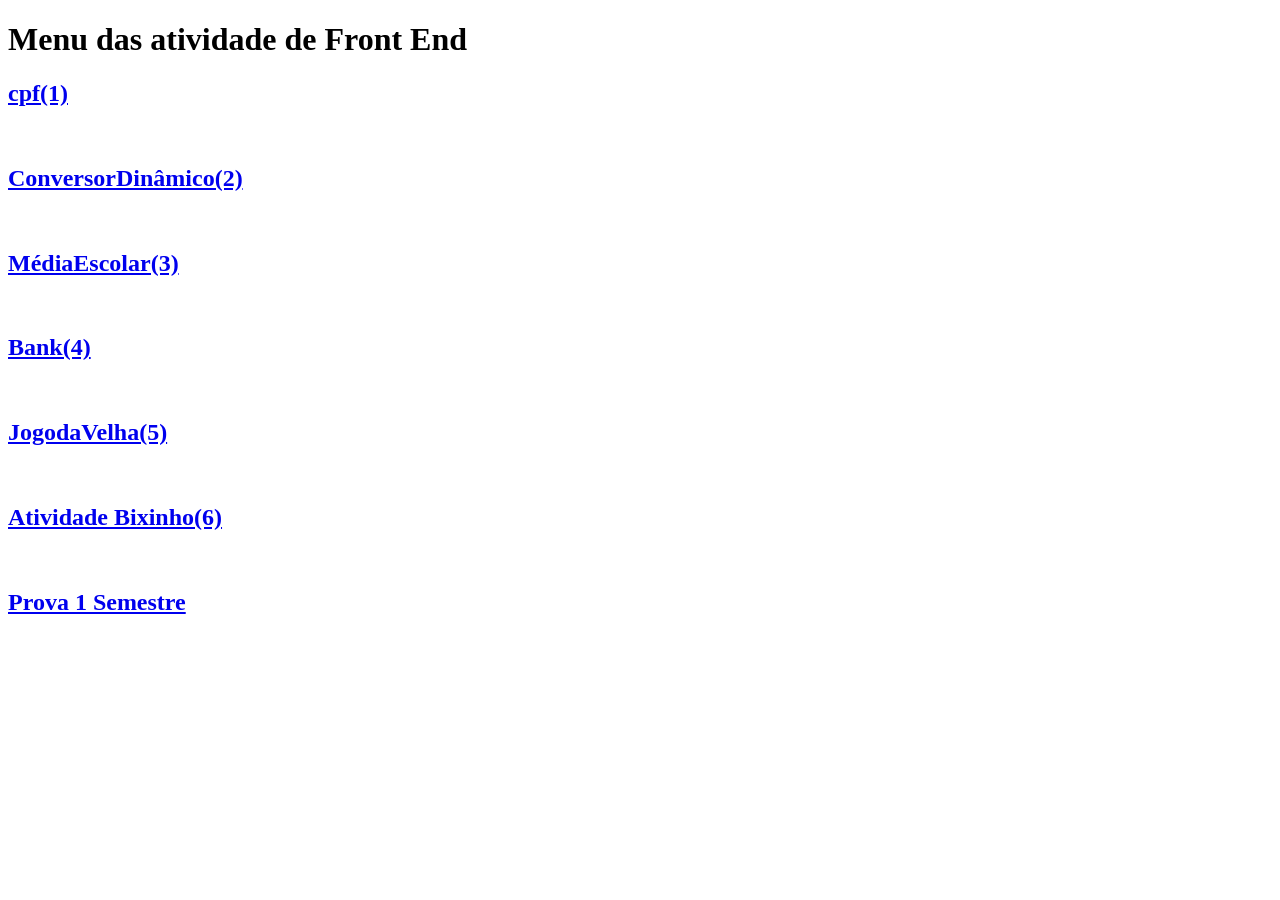
<file: index.html>
<!DOCTYPE html>
<html lang="en">
<head>
    <meta charset="UTF-8">
    <meta name="viewport" content="width=device-width, initial-scale=1.0">
    <title>Menuzinho Front End</title>
</head>
<body>
    <header><h1>Menu das atividade de Front End</h1></header>
    <h2><a href="trabalho_cpf.html" target="_blank">cpf(1)</a></h2><br>
    <h2><a href="ConversorDinâmico.html" target="_blank">ConversorDinâmico(2)</a></h2><br>
    <h2><a href="MédiaEscolar.html" target="blank">MédiaEscolar(3)</a></h2><br>
    <h2><a href="Bank.html" target="blank">Bank(4)</a></h2><br>
    <h2><a href="https://codepen.io/msjrrgkx-the-vuer/pen/pvRPYYE" target="blank">JogodaVelha(5)</a></h2><br>
    <h2><a href="./bixinho/bicho.html" target"_blank">Atividade Bixinho(6)</h2><br>
    <h2><a href="./prova1Sem/menu.html" target"_blank">Prova 1 Semestre</h2><br>
</body>

</html>
</file>
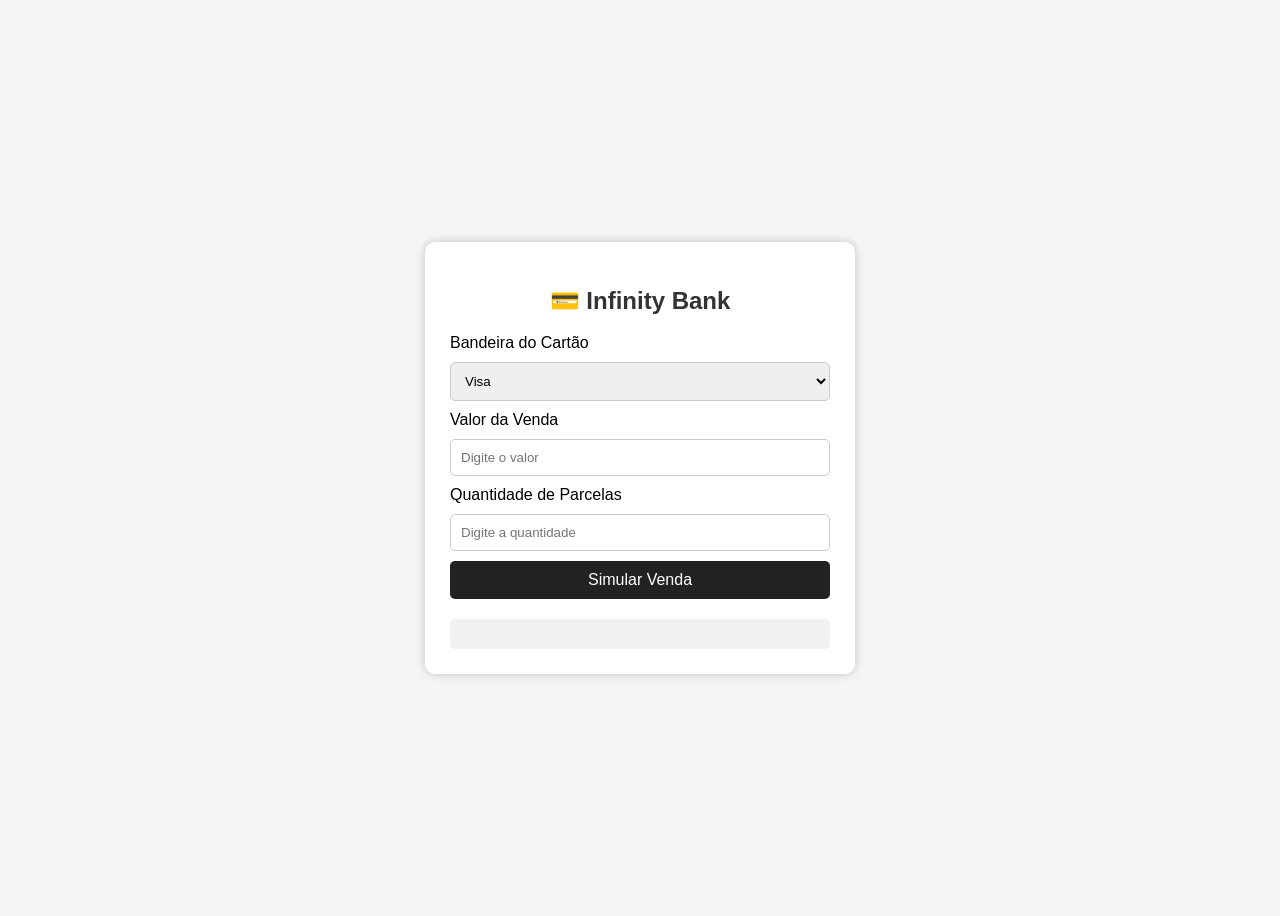
<file: Bank.html>
<!DOCTYPE html>
<html lang="pt-BR">
<head>
  <meta charset="UTF-8">
  <meta name="viewport" content="width=device-width, initial-scale=1.0">
  <title>Infinity Bank</title>

  <style>
    body {
      font-family: Arial, sans-serif;
      background: #f4f4f4;
      display: flex;
      justify-content: center;
      align-items: center;
      height: 100vh;
    }

    .container {
      background: white;
      padding: 25px;
      border-radius: 10px;
      width: 380px;
      box-shadow: 0 0 10px rgba(0,0,0,0.2);
    }

    h2 {
      text-align: center;
      color: #333;
    }

    input, select {
      width: 100%;
      padding: 10px;
      margin: 10px 0;
      border-radius: 5px;
      border: 1px solid #ccc;
      box-sizing: border-box;
    }

    button {
      width: 100%;
      padding: 10px;
      border: none;
      background: #222;
      color: white;
      border-radius: 5px;
      cursor: pointer;
      font-size: 16px;
    }

    button:hover {
      background: #444;
    }

    #resultado {
      margin-top: 20px;
      background: #f1f1f1;
      padding: 15px;
      border-radius: 5px;
      line-height: 1.8;
    }

    .destaque {
      color: green;
      font-weight: bold;
    }
  </style>
</head>

<body>

  <div class="container">

    <h2>💳 Infinity Bank</h2>

    <label>Bandeira do Cartão</label>
    <select id="bandeira">
      <option value="visa">Visa</option>
      <option value="master">Master</option>
      <option value="elo">Elo</option>
    </select>

    <label>Valor da Venda</label>
    <input type="number" id="valor" placeholder="Digite o valor">

    <label>Quantidade de Parcelas</label>
    <input type="number" id="parcelas" placeholder="Digite a quantidade">

    <button id="btnCalcular">Simular Venda</button>

    <div id="resultado"></div>

  </div>

  <script>

    const botao = document.getElementById("btnCalcular");

    botao.addEventListener("click", function() {

      const bandeira = document.getElementById("bandeira").value;
      const valor = Number(document.getElementById("valor").value);
      const parcelas = Number(document.getElementById("parcelas").value);

      let taxaPercentual = 0;

      // Taxa da bandeira usando switch
      switch(bandeira) {

        case "visa":
          taxaPercentual = 0.02;
          break;

        case "master":
          taxaPercentual = 0.0185;
          break;

        case "elo":
          taxaPercentual = 0.03;
          break;

        default:
          taxaPercentual = 0;
      }

      // Cálculo da taxa da bandeira
      const taxaBandeira = valor * taxaPercentual;

      // Juros simples
      const juros = valor * (0.015 * parcelas);

      // Taxa mensal fixa
      const taxaMensal = 12.50 * parcelas;

      // Valor total
      const valorTotal = valor + taxaBandeira + juros + taxaMensal;

      // Valor de cada parcela
      const valorParcela = valorTotal / parcelas;

      const resultado = document.getElementById("resultado");

      resultado.innerHTML = `
        <p><strong>Bandeira:</strong> ${bandeira.toUpperCase()}</p>

        <p><strong>Valor da Venda:</strong> 
        R$ ${valor.toFixed(2)}</p>

        <p><strong>Taxa da Bandeira:</strong> 
        R$ ${taxaBandeira.toFixed(2)}</p>

        <p><strong>Valor dos Juros:</strong> 
        R$ ${juros.toFixed(2)}</p>

        <p><strong>Taxa Mensal:</strong> 
        R$ ${taxaMensal.toFixed(2)}</p>

        <p class="destaque">
          Valor de Cada Parcela: 
          R$ ${valorParcela.toFixed(2)}
        </p>

        <p class="destaque">
          Valor Total: 
          R$ ${valorTotal.toFixed(2)}
        </p>
      `;

    });

  </script>

</body>
</html>
</file>
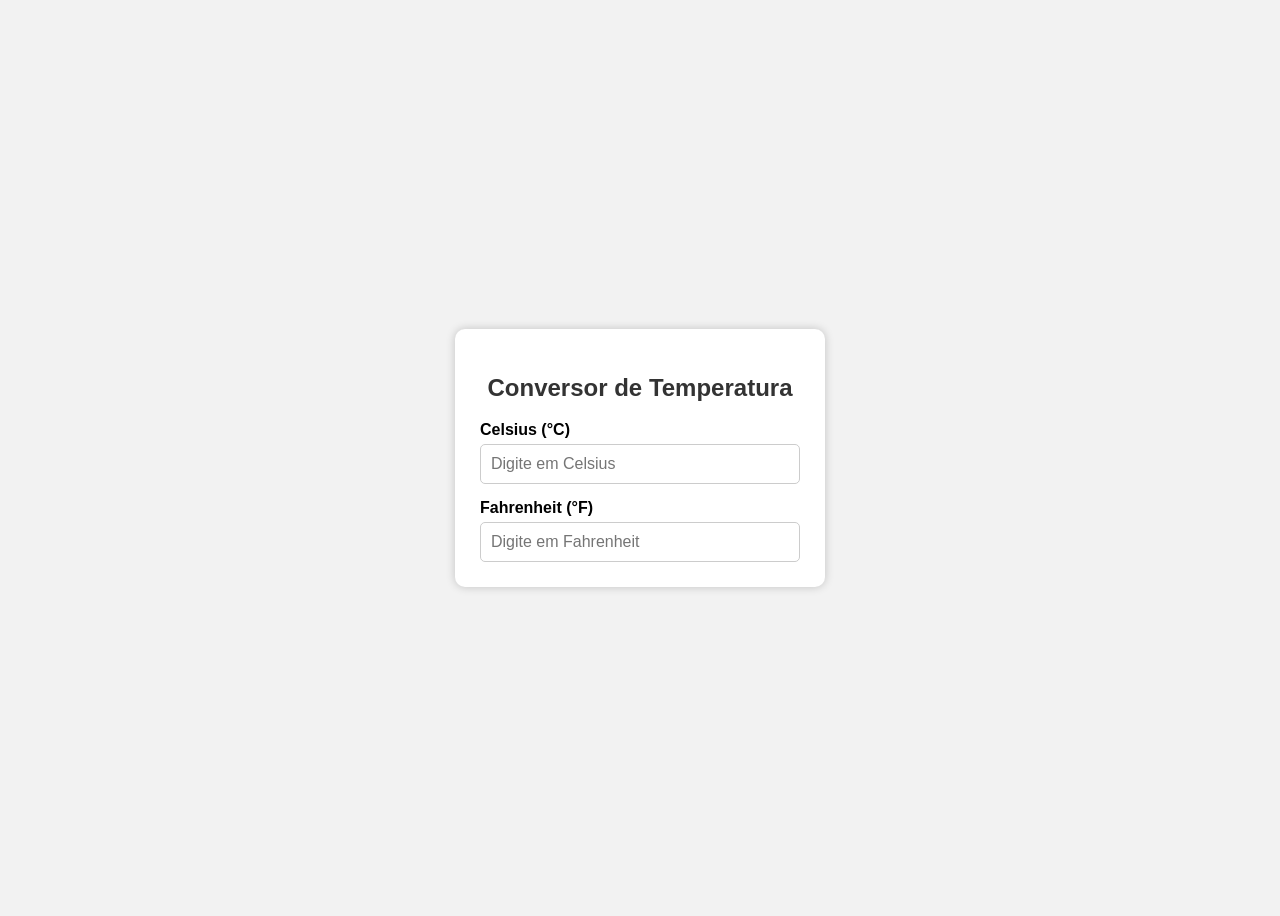
<file: Conversor Dinâmico.html>
<!DOCTYPE html>
<html lang="pt-BR">
<head>
  <meta charset="UTF-8">
  <meta name="viewport" content="width=device-width, initial-scale=1.0">
  <title>Conversor Dinâmico</title>

  <style>
    body {
      font-family: Arial, sans-serif;
      background: #f2f2f2;
      display: flex;
      justify-content: center;
      align-items: center;
      height: 100vh;
    }

    .container {
      background: white;
      padding: 25px;
      border-radius: 10px;
      width: 320px;
      box-shadow: 0 0 10px rgba(0,0,0,0.2);
    }

    h2 {
      text-align: center;
      color: #333;
    }

    label {
      display: block;
      margin-top: 15px;
      font-weight: bold;
    }

    input {
      width: 100%;
      padding: 10px;
      margin-top: 5px;
      border-radius: 5px;
      border: 1px solid #ccc;
      box-sizing: border-box;
      font-size: 16px;
    }
  </style>
</head>
<body>

  <div class="container">
    <h2>Conversor de Temperatura</h2>

    <label>Celsius (°C)</label>
    <input type="number" id="celsius" step="0.1" placeholder="Digite em Celsius">

    <label>Fahrenheit (°F)</label>
    <input type="number" id="fahrenheit" step="0.1" placeholder="Digite em Fahrenheit">
  </div>

  <script>

    const celsius = document.getElementById("celsius");
    const fahrenheit = document.getElementById("fahrenheit");

    // Celsius -> Fahrenheit
    celsius.addEventListener("input", function() {

      const c = Number(celsius.value);

      const f = (c * 9/5) + 32;

      fahrenheit.value = f.toFixed(2);

      // Limpa campo oposto se apagar valor
      if(celsius.value === "") {
        fahrenheit.value = "";
      }

    });

    // Fahrenheit -> Celsius
    fahrenheit.addEventListener("input", function() {

      const f = Number(fahrenheit.value);

      const c = (f - 32) * 5/9;

      celsius.value = c.toFixed(2);

      // Limpa campo oposto se apagar valor
      if(fahrenheit.value === "") {
        celsius.value = "";
      }

    });

  </script>

</body>
</html>
</file>
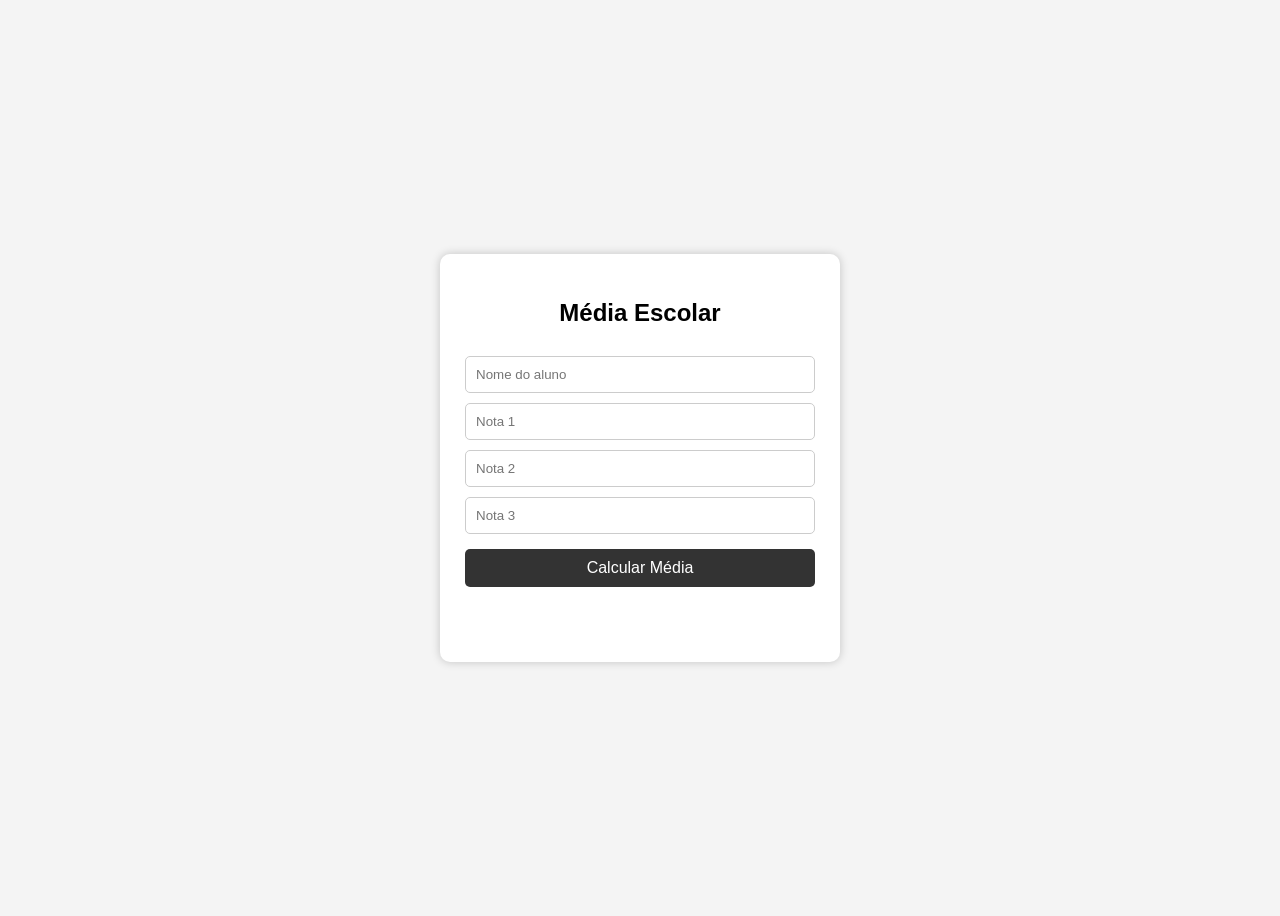
<file: MédiaEscolar.html>
<!DOCTYPE html>
<html lang="pt-BR">
<head>
  <meta charset="UTF-8">
  <meta name="viewport" content="width=device-width, initial-scale=1.0">
  <title>Média Escolar</title>

  <style>
    body {
      font-family: Arial, sans-serif;
      background-color: #f4f4f4;
      display: flex;
      justify-content: center;
      align-items: center;
      height: 100vh;
    }

    .container {
      background: white;
      padding: 25px;
      border-radius: 10px;
      width: 350px;
      box-shadow: 0 0 10px rgba(0,0,0,0.2);
    }

    h2 {
      text-align: center;
    }

    input {
      width: 100%;
      padding: 10px;
      margin-top: 10px;
      border-radius: 5px;
      border: 1px solid #ccc;
      box-sizing: border-box;
    }

    button {
      width: 100%;
      padding: 10px;
      margin-top: 15px;
      border: none;
      border-radius: 5px;
      background-color: #333;
      color: white;
      font-size: 16px;
      cursor: pointer;
    }

    button:hover {
      background-color: #555;
    }

    #resultado {
      margin-top: 20px;
      padding: 15px;
      border-radius: 5px;
      font-weight: bold;
      text-align: center;
    }

    .aprovado {
      background-color: #cce5ff;
      color: blue;
    }

    .exame {
      background-color: #d4edda;
      color: green;
    }

    .reprovado {
      background-color: #f8d7da;
      color: red;
    }
  </style>
</head>
<body>

  <div class="container">
    <h2>Média Escolar</h2>

    <input type="text" id="nome" placeholder="Nome do aluno">

    <input type="number" id="nota1" placeholder="Nota 1">
    <input type="number" id="nota2" placeholder="Nota 2">
    <input type="number" id="nota3" placeholder="Nota 3">

    <button id="calcular">Calcular Média</button>

    <div id="resultado"></div>
  </div>

  <script>
    const botao = document.getElementById("calcular");

    botao.addEventListener("click", function () {

      const nome = document.getElementById("nome").value;

      // Convertendo para Number
      const nota1 = Number(document.getElementById("nota1").value);
      const nota2 = Number(document.getElementById("nota2").value);
      const nota3 = Number(document.getElementById("nota3").value);

      const media = (nota1 + nota2 + nota3) / 3;

      const resultado = document.getElementById("resultado");

      // Limpando classes anteriores
      resultado.className = "";

      if (media >= 7 && media <= 10) {

        resultado.classList.add("aprovado");

        resultado.innerHTML = `
          Aluno: ${nome} <br>
          Média: ${media.toFixed(2)} <br>
          Situação: APROVADO
        `;

      } else if (media >= 4 && media < 7) {

        const falta = 10 - media;

        resultado.classList.add("exame");

        resultado.innerHTML = `
          Aluno: ${nome} <br>
          Média: ${media.toFixed(2)} <br>
          Situação: EXAME <br>
          Faltam ${falta.toFixed(2)} pontos para atingir 10.
        `;

      } else {

        resultado.classList.add("reprovado");

        resultado.innerHTML = `
          Aluno: ${nome} <br>
          Média: ${media.toFixed(2)} <br>
          Situação: REPROVADO
        `;
      }

    });
  </script>

</body>
</html>
</file>
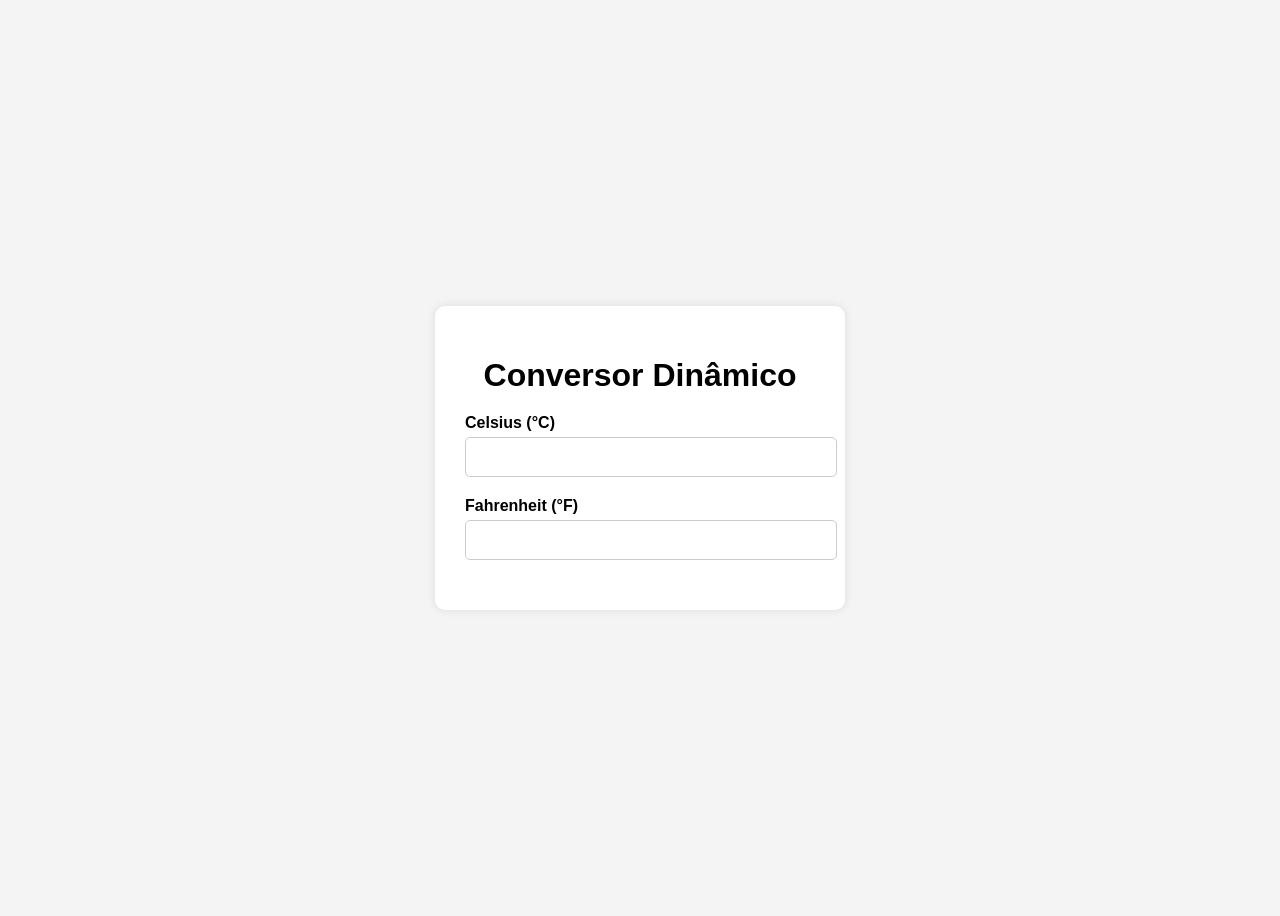
<file: semana9_01.html>
<!DOCTYPE html>
<html lang="pt-BR">
<head>
  <meta charset="UTF-8">
  <meta name="viewport" content="width=device-width, initial-scale=1.0">
  <title>Conversor de Temperatura</title>

  <style>
    body {
      font-family: Arial, sans-serif;
      background: #f4f4f4;
      display: flex;
      justify-content: center;
      align-items: center;
      height: 100vh;
    }

    .container {
      background: white;
      padding: 30px;
      border-radius: 10px;
      box-shadow: 0 0 10px rgba(0,0,0,0.1);
      width: 350px;
      text-align: center;
    }

    h1 {
      margin-bottom: 20px;
    }

    .campo {
      margin-bottom: 20px;
      text-align: left;
    }

    label {
      display: block;
      margin-bottom: 5px;
      font-weight: bold;
    }

    input {
      width: 100%;
      padding: 10px;
      font-size: 16px;
      border: 1px solid #ccc;
      border-radius: 5px;
    }
  </style>
</head>
<body>

  <div class="container">
    <h1>Conversor Dinâmico</h1>

    <div class="campo">
      <label for="celsius">Celsius (°C)</label>
      <input type="number" id="celsius" step="0.1">
    </div>

    <div class="campo">
      <label for="fahrenheit">Fahrenheit (°F)</label>
      <input type="number" id="fahrenheit" step="0.1">
    </div>
  </div>

  <script>
    const celsiusInput = document.getElementById("celsius");
    const fahrenheitInput = document.getElementById("fahrenheit");

    let atualizando = false;

    // Celsius -> Fahrenheit
    celsiusInput.addEventListener("input", () => {
      if (atualizando) return;

      atualizando = true;

      const celsius = parseFloat(celsiusInput.value);

      if (!isNaN(celsius)) {
        const fahrenheit = (celsius * 9 / 5) + 32;
        fahrenheitInput.value = fahrenheit.toFixed(2);
      } else {
        fahrenheitInput.value = "";
      }

      atualizando = false;
    });

    // Fahrenheit -> Celsius
    fahrenheitInput.addEventListener("input", () => {
      if (atualizando) return;

      atualizando = true;

      const fahrenheit = parseFloat(fahrenheitInput.value);

      if (!isNaN(fahrenheit)) {
        const celsius = (fahrenheit - 32) * 5 / 9;
        celsiusInput.value = celsius.toFixed(2);
      } else {
        celsiusInput.value = "";
      }

      atualizando = false;
    });
  </script>

</body>
</html>
</file>
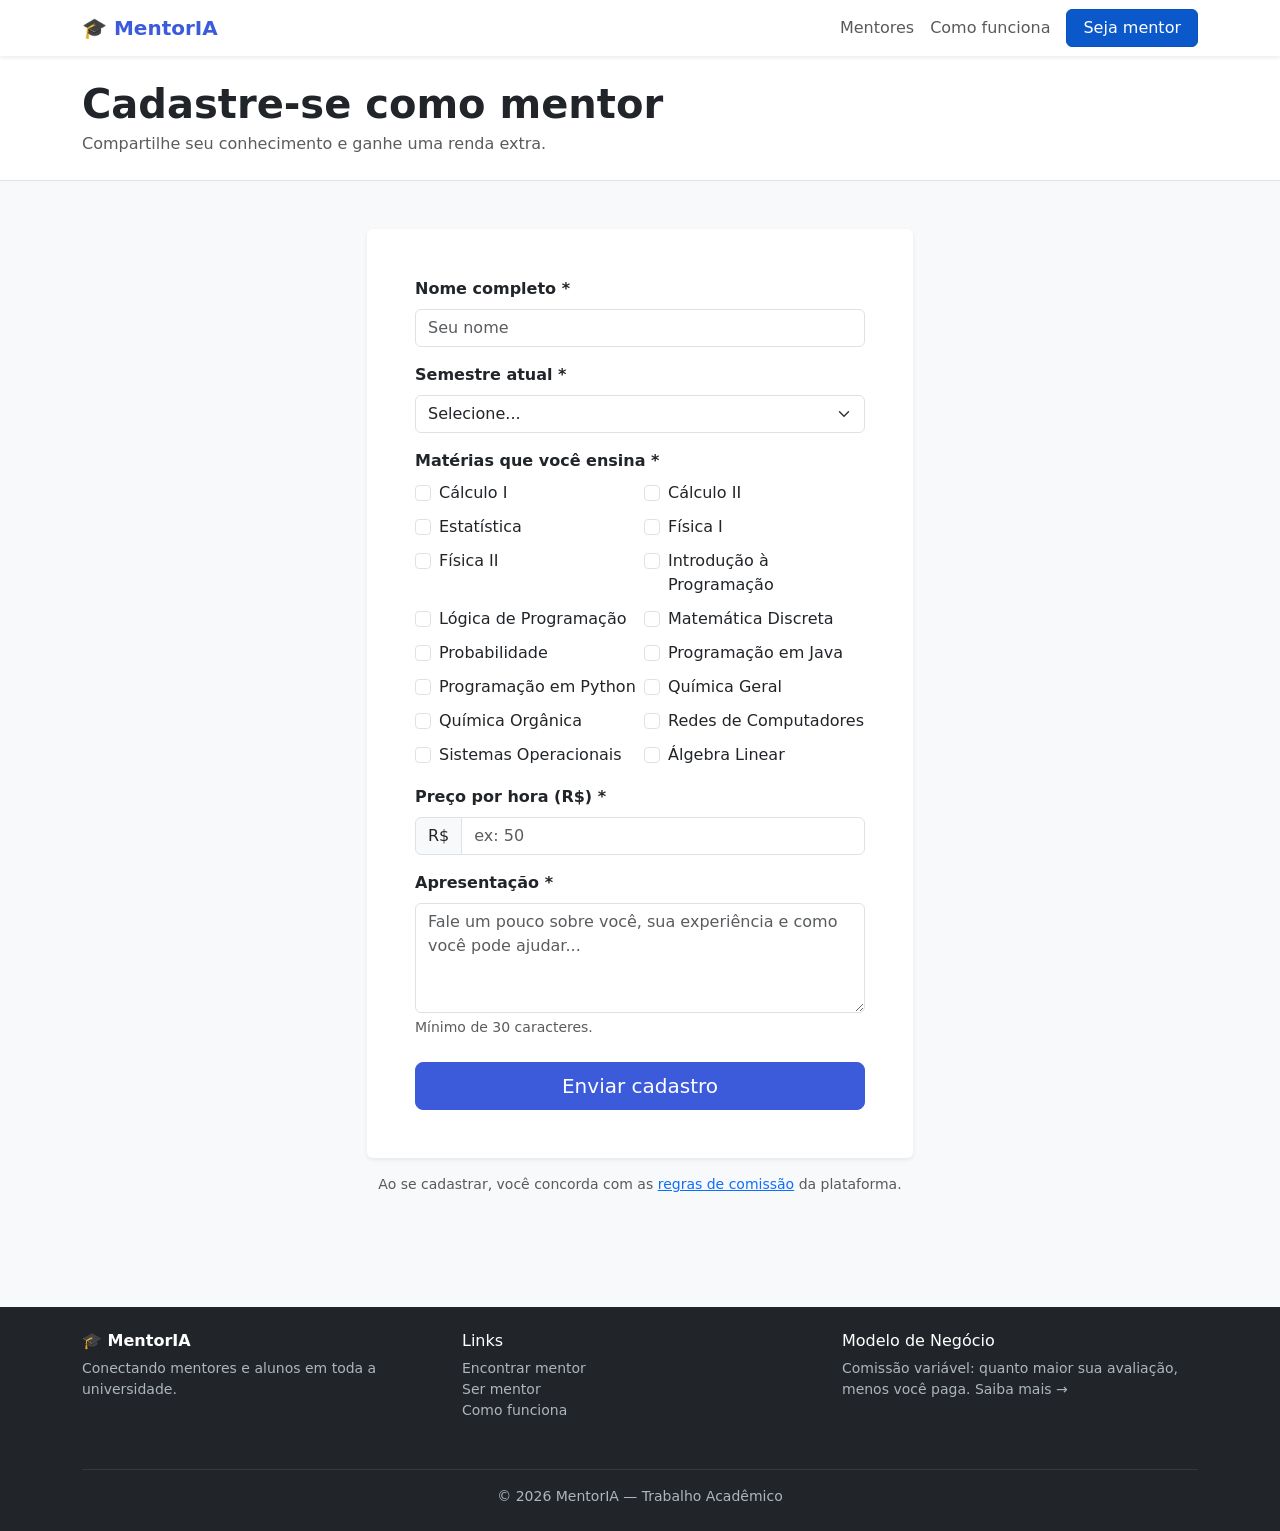
<file: mentoria/cadastro.html>
<!DOCTYPE html>
<html lang="pt-BR">
<head>
  <meta charset="UTF-8">
  <meta name="viewport" content="width=device-width, initial-scale=1.0">
  <title>Cadastro de Mentor — MentorIA</title>
  <link href="https://cdn.jsdelivr.net/npm/bootstrap@5.3.2/dist/css/bootstrap.min.css" rel="stylesheet">
  <link rel="stylesheet" href="css/styles.css">
</head>
<body>

  <!-- NAVBAR -->
  <nav class="navbar navbar-expand-lg navbar-light bg-white shadow-sm sticky-top">
    <div class="container">
      <a class="navbar-brand fw-bold" href="index.html" style="color: #3B5BDB;">🎓 MentorIA</a>
      <button class="navbar-toggler" type="button" data-bs-toggle="collapse" data-bs-target="#navbarNav"
              aria-controls="navbarNav" aria-expanded="false" aria-label="Abrir menu">
        <span class="navbar-toggler-icon"></span>
      </button>
      <div class="collapse navbar-collapse" id="navbarNav">
        <ul class="navbar-nav ms-auto align-items-center">
          <li class="nav-item"><a class="nav-link" href="mentores.html">Mentores</a></li>
          <li class="nav-item"><a class="nav-link" href="comissao.html">Como funciona</a></li>
          <li class="nav-item ms-2">
            <a class="btn btn-primary px-3 active" href="cadastro.html">Seja mentor</a>
          </li>
        </ul>
      </div>
    </div>
  </nav>

  <!-- CABEÇALHO -->
  <div class="bg-white border-bottom py-4">
    <div class="container">
      <h1 class="fw-bold mb-1">Cadastre-se como mentor</h1>
      <p class="text-muted mb-0">Compartilhe seu conhecimento e ganhe uma renda extra.</p>
    </div>
  </div>

  <section class="py-5">
    <div class="container">
      <div class="row justify-content-center">
        <div class="col-md-8 col-lg-6">

          <!-- ALERTA DE SUCESSO (inicialmente oculto) -->
          <div id="alerta-sucesso" class="alert alert-success d-none" role="alert">
            🎉 <strong>Cadastro enviado!</strong> Em breve entraremos em contato para validar seu perfil.
          </div>

          <div class="card border-0 shadow-sm">
            <div class="card-body p-4 p-md-5">
              <form id="formCadastro" novalidate>

                <!-- Nome -->
                <div class="mb-3">
                  <label for="nome" class="form-label fw-semibold">Nome completo *</label>
                  <input type="text" class="form-control" id="nome" placeholder="Seu nome" required>
                  <div class="invalid-feedback">Por favor, informe seu nome.</div>
                </div>

                <!-- Semestre -->
                <div class="mb-3">
                  <label for="semestre" class="form-label fw-semibold">Semestre atual *</label>
                  <select class="form-select" id="semestre" required>
                    <option value="">Selecione...</option>
                    <option value="1">1º semestre</option>
                    <option value="2">2º semestre</option>
                    <option value="3">3º semestre</option>
                    <option value="4">4º semestre</option>
                    <option value="5">5º semestre</option>
                    <option value="6">6º semestre</option>
                    <option value="7">7º semestre</option>
                    <option value="8">8º semestre</option>
                    <option value="9">9º semestre</option>
                    <option value="10">10º semestre</option>
                  </select>
                  <div class="invalid-feedback">Selecione seu semestre.</div>
                </div>

                <!-- Matérias -->
                <div class="mb-3">
                  <label class="form-label fw-semibold">Matérias que você ensina *</label>
                  <div id="materias-checkboxes" class="row g-2">
                    <!-- Gerado por JS -->
                  </div>
                  <div id="materias-erro" class="text-danger small mt-1 d-none">
                    Selecione pelo menos uma matéria.
                  </div>
                </div>

                <!-- Preço -->
                <div class="mb-3">
                  <label for="preco" class="form-label fw-semibold">Preço por hora (R$) *</label>
                  <div class="input-group">
                    <span class="input-group-text">R$</span>
                    <input type="number" class="form-control" id="preco"
                           placeholder="ex: 50" min="1" max="500" required>
                  </div>
                  <div class="invalid-feedback">Informe um preço entre R$1 e R$500.</div>
                </div>

                <!-- Bio -->
                <div class="mb-4">
                  <label for="bio" class="form-label fw-semibold">Apresentação *</label>
                  <textarea class="form-control" id="bio" rows="4"
                            placeholder="Fale um pouco sobre você, sua experiência e como você pode ajudar..." required
                            minlength="30"></textarea>
                  <div class="form-text">Mínimo de 30 caracteres.</div>
                  <div class="invalid-feedback">Escreva uma apresentação de pelo menos 30 caracteres.</div>
                </div>

                <button type="submit" class="btn btn-primary btn-lg w-100">
                  Enviar cadastro
                </button>

              </form>
            </div>
          </div>

          <p class="text-center text-muted small mt-3">
            Ao se cadastrar, você concorda com as
            <a href="comissao.html">regras de comissão</a> da plataforma.
          </p>

        </div>
      </div>
    </div>
  </section>

  <!-- FOOTER -->
  <footer class="py-4 mt-5">
    <div class="container">
      <div class="row">
        <div class="col-md-4 mb-3">
          <h6 class="text-white fw-bold">🎓 MentorIA</h6>
          <p class="small">Conectando mentores e alunos em toda a universidade.</p>
        </div>
        <div class="col-md-4 mb-3">
          <h6 class="text-white">Links</h6>
          <ul class="list-unstyled small">
            <li><a href="mentores.html">Encontrar mentor</a></li>
            <li><a href="cadastro.html">Ser mentor</a></li>
            <li><a href="comissao.html">Como funciona</a></li>
          </ul>
        </div>
        <div class="col-md-4 mb-3">
          <h6 class="text-white">Modelo de Negócio</h6>
          <p class="small">
            Comissão variável: quanto maior sua avaliação, menos você paga.
            <a href="comissao.html">Saiba mais →</a>
          </p>
        </div>
      </div>
      <hr class="border-secondary">
      <p class="text-center small mb-0">© 2026 MentorIA — Trabalho Acadêmico</p>
    </div>
  </footer>

  <script src="https://cdn.jsdelivr.net/npm/bootstrap@5.3.2/dist/js/bootstrap.bundle.min.js"></script>
  <script src="js/data.js"></script>
  <script src="js/commission.js"></script>
  <script src="js/cadastro.js"></script>
</body>
</html>
</file>
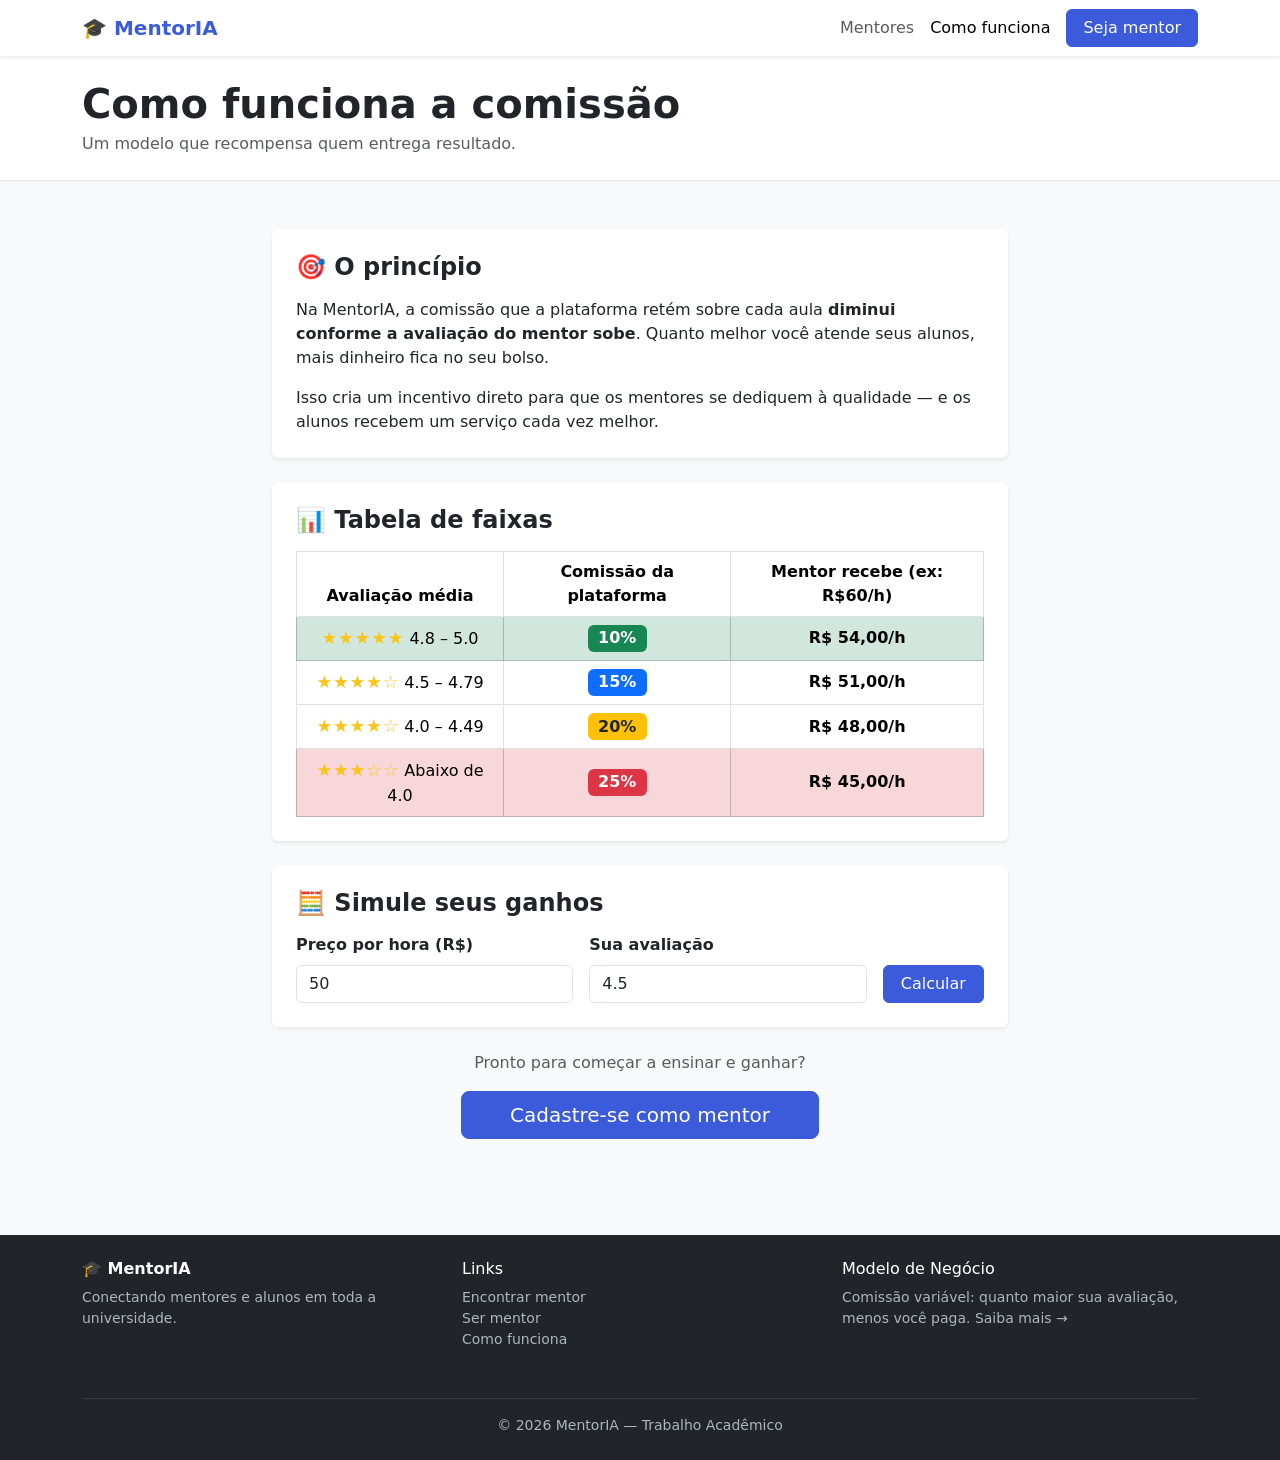
<file: mentoria/comissao.html>
<!DOCTYPE html>
<html lang="pt-BR">
<head>
  <meta charset="UTF-8">
  <meta name="viewport" content="width=device-width, initial-scale=1.0">
  <title>Como funciona a comissão — MentorIA</title>
  <link href="https://cdn.jsdelivr.net/npm/bootstrap@5.3.2/dist/css/bootstrap.min.css" rel="stylesheet">
  <link rel="stylesheet" href="css/styles.css">
</head>
<body>

  <!-- NAVBAR -->
  <nav class="navbar navbar-expand-lg navbar-light bg-white shadow-sm sticky-top">
    <div class="container">
      <a class="navbar-brand fw-bold" href="index.html" style="color: #3B5BDB;">🎓 MentorIA</a>
      <button class="navbar-toggler" type="button" data-bs-toggle="collapse" data-bs-target="#navbarNav"
              aria-controls="navbarNav" aria-expanded="false" aria-label="Abrir menu">
        <span class="navbar-toggler-icon"></span>
      </button>
      <div class="collapse navbar-collapse" id="navbarNav">
        <ul class="navbar-nav ms-auto align-items-center">
          <li class="nav-item"><a class="nav-link" href="mentores.html">Mentores</a></li>
          <li class="nav-item"><a class="nav-link active" href="comissao.html">Como funciona</a></li>
          <li class="nav-item ms-2">
            <a class="btn btn-primary px-3" href="cadastro.html">Seja mentor</a>
          </li>
        </ul>
      </div>
    </div>
  </nav>

  <!-- CABEÇALHO -->
  <div class="bg-white border-bottom py-4">
    <div class="container">
      <h1 class="fw-bold mb-1">Como funciona a comissão</h1>
      <p class="text-muted mb-0">Um modelo que recompensa quem entrega resultado.</p>
    </div>
  </div>

  <section class="py-5">
    <div class="container">
      <div class="row justify-content-center">
        <div class="col-lg-8">

          <!-- Explicação do modelo -->
          <div class="card border-0 shadow-sm mb-4">
            <div class="card-body p-4">
              <h4 class="fw-bold mb-3">🎯 O princípio</h4>
              <p>
                Na MentorIA, a comissão que a plataforma retém sobre cada aula
                <strong>diminui conforme a avaliação do mentor sobe</strong>. Quanto melhor você
                atende seus alunos, mais dinheiro fica no seu bolso.
              </p>
              <p class="mb-0">
                Isso cria um incentivo direto para que os mentores se dediquem
                à qualidade — e os alunos recebem um serviço cada vez melhor.
              </p>
            </div>
          </div>

          <!-- Tabela de faixas -->
          <div class="card border-0 shadow-sm mb-4">
            <div class="card-body p-4">
              <h4 class="fw-bold mb-3">📊 Tabela de faixas</h4>
              <div class="table-responsive">
                <table class="table table-bordered text-center align-middle mb-0">
                  <thead style="background-color: rgba(59,91,219,0.1);">
                    <tr>
                      <th>Avaliação média</th>
                      <th>Comissão da plataforma</th>
                      <th>Mentor recebe (ex: R$60/h)</th>
                    </tr>
                  </thead>
                  <tbody>
                    <tr class="table-success">
                      <td><span class="stars">★★★★★</span> 4.8 – 5.0</td>
                      <td><span class="badge bg-success fs-6">10%</span></td>
                      <td class="fw-bold">R$ 54,00/h</td>
                    </tr>
                    <tr>
                      <td><span class="stars">★★★★☆</span> 4.5 – 4.79</td>
                      <td><span class="badge bg-primary fs-6">15%</span></td>
                      <td class="fw-bold">R$ 51,00/h</td>
                    </tr>
                    <tr>
                      <td><span class="stars">★★★★☆</span> 4.0 – 4.49</td>
                      <td><span class="badge bg-warning text-dark fs-6">20%</span></td>
                      <td class="fw-bold">R$ 48,00/h</td>
                    </tr>
                    <tr class="table-danger">
                      <td><span class="stars">★★★☆☆</span> Abaixo de 4.0</td>
                      <td><span class="badge bg-danger fs-6">25%</span></td>
                      <td class="fw-bold">R$ 45,00/h</td>
                    </tr>
                  </tbody>
                </table>
              </div>
            </div>
          </div>

          <!-- Calculadora interativa -->
          <div class="card border-0 shadow-sm mb-4">
            <div class="card-body p-4">
              <h4 class="fw-bold mb-3">🧮 Simule seus ganhos</h4>
              <div class="row g-3 align-items-end">
                <div class="col-sm-5">
                  <label for="simPreco" class="form-label fw-semibold">Preço por hora (R$)</label>
                  <input type="number" class="form-control" id="simPreco" value="50" min="1" max="500">
                </div>
                <div class="col-sm-5">
                  <label for="simRating" class="form-label fw-semibold">Sua avaliação</label>
                  <input type="number" class="form-control" id="simRating" value="4.5" min="0" max="5" step="0.1">
                </div>
                <div class="col-sm-2">
                  <button class="btn btn-primary w-100" onclick="calcular()">Calcular</button>
                </div>
              </div>
              <div id="resultado-sim" class="mt-3 p-3 rounded d-none" style="background: rgba(59,91,219,0.07);">
              </div>
            </div>
          </div>

          <!-- CTA -->
          <div class="text-center">
            <p class="text-muted mb-3">Pronto para começar a ensinar e ganhar?</p>
            <a href="cadastro.html" class="btn btn-primary btn-lg px-5">Cadastre-se como mentor</a>
          </div>

        </div>
      </div>
    </div>
  </section>

  <!-- FOOTER -->
  <footer class="py-4 mt-5">
    <div class="container">
      <div class="row">
        <div class="col-md-4 mb-3">
          <h6 class="text-white fw-bold">🎓 MentorIA</h6>
          <p class="small">Conectando mentores e alunos em toda a universidade.</p>
        </div>
        <div class="col-md-4 mb-3">
          <h6 class="text-white">Links</h6>
          <ul class="list-unstyled small">
            <li><a href="mentores.html">Encontrar mentor</a></li>
            <li><a href="cadastro.html">Ser mentor</a></li>
            <li><a href="comissao.html">Como funciona</a></li>
          </ul>
        </div>
        <div class="col-md-4 mb-3">
          <h6 class="text-white">Modelo de Negócio</h6>
          <p class="small">
            Comissão variável: quanto maior sua avaliação, menos você paga.
            <a href="comissao.html">Saiba mais →</a>
          </p>
        </div>
      </div>
      <hr class="border-secondary">
      <p class="text-center small mb-0">© 2026 MentorIA — Trabalho Acadêmico</p>
    </div>
  </footer>

  <script src="https://cdn.jsdelivr.net/npm/bootstrap@5.3.2/dist/js/bootstrap.bundle.min.js"></script>
  <script src="js/data.js"></script>
  <script src="js/commission.js"></script>
  <script>
    /** Calcula e exibe o resultado da simulação interativa. */
    function calcular() {
      const preco  = parseFloat(document.getElementById('simPreco').value);
      const rating = parseFloat(document.getElementById('simRating').value);
      const div    = document.getElementById('resultado-sim');

      if (isNaN(preco) || preco <= 0 || isNaN(rating) || rating < 0 || rating > 5) {
        div.innerHTML = '<p class="text-danger mb-0">Informe valores válidos (preço > 0, avaliação 0–5).</p>';
        div.classList.remove('d-none');
        return;
      }

      const { percent } = getCommission(rating);
      const net = getNetPrice(preco, rating);

      div.innerHTML = `
        <div class="d-flex justify-content-between mb-1">
          <span>Avaliação:</span> <strong>${rating}</strong>
        </div>
        <div class="d-flex justify-content-between mb-1">
          <span>Comissão aplicada:</span> <strong>${percent}</strong>
        </div>
        <div class="d-flex justify-content-between mb-1">
          <span>Preço bruto:</span> <strong>R$ ${preco.toFixed(2)}/h</strong>
        </div>
        <hr class="my-2">
        <div class="d-flex justify-content-between">
          <span class="fw-bold">Você recebe:</span>
          <strong class="text-success fs-5">R$ ${net.toFixed(2)}/h</strong>
        </div>
      `;
      div.classList.remove('d-none');
    }
  </script>
</body>
</html>
</file>
<file: mentoria/css/styles.css>
/* ================================================
   MentorIA — estilos customizados sobre Bootstrap 5
   ================================================ */

/* --- Variáveis de design --- */
:root {
  --primary: #3B5BDB;
  --primary-dark: #2f4bc4;
  --accent: #FCC419;
  --bg: #F8F9FA;
  --card-shadow: 0 2px 12px rgba(0, 0, 0, 0.08);
}

body {
  background-color: var(--bg);
}

/* --- Hero (landing page) --- */
.hero {
  background: linear-gradient(135deg, var(--primary) 0%, #5c7cfa 100%);
  color: white;
  padding: 100px 0;
}

/* --- Cards de mentor --- */
.mentor-card {
  border: none;
  box-shadow: var(--card-shadow);
  transition: transform 0.2s ease, box-shadow 0.2s ease;
  cursor: pointer;
}

.mentor-card:hover {
  transform: translateY(-4px);
  box-shadow: 0 8px 24px rgba(0, 0, 0, 0.14);
}

/* --- Estrelas --- */
.stars {
  color: var(--accent);
  font-size: 1.1rem;
  letter-spacing: 0.05rem;
}

/* --- Badges de matéria --- */
.badge-materia {
  background-color: rgba(59, 91, 219, 0.12);
  color: var(--primary);
  font-weight: 500;
  font-size: 0.8rem;
  padding: 0.35em 0.65em;
  border-radius: 0.4rem;
}

/* --- Badge de comissão --- */
.commission-badge {
  background-color: rgba(252, 196, 25, 0.2);
  color: #7d5a00;
  font-weight: 600;
  font-size: 0.8rem;
}

/* --- Botão de destaque (amarelo) --- */
.btn-accent {
  background-color: var(--accent);
  border-color: var(--accent);
  color: #212529;
  font-weight: 600;
}

.btn-accent:hover {
  background-color: #e6b010;
  border-color: #e6b010;
  color: #212529;
}

/* --- Override de cor do Bootstrap primary --- */
.btn-primary {
  background-color: var(--primary);
  border-color: var(--primary);
}

.btn-primary:hover,
.btn-primary:focus {
  background-color: var(--primary-dark);
  border-color: var(--primary-dark);
  box-shadow: none;
}

/* --- Ícone de passo (landing page) --- */
.step-icon {
  width: 64px;
  height: 64px;
  border-radius: 50%;
  background-color: rgba(59, 91, 219, 0.1);
  display: flex;
  align-items: center;
  justify-content: center;
  margin: 0 auto 1rem;
  font-size: 1.8rem;
}

/* --- Foto do mentor na página de perfil --- */
.mentor-photo-lg {
  width: 160px;
  height: 160px;
  object-fit: cover;
  border-radius: 50%;
  border: 4px solid var(--accent);
}

/* --- Avatar de iniciais (avaliações) --- */
.avatar-initials {
  width: 40px;
  height: 40px;
  min-width: 40px;
  border-radius: 50%;
  background-color: var(--primary);
  color: white;
  display: flex;
  align-items: center;
  justify-content: center;
  font-weight: 700;
  font-size: 0.9rem;
}

/* --- Título de seção --- */
.section-title {
  font-weight: 700;
  margin-bottom: 2rem;
}

/* --- Footer --- */
footer {
  background-color: #212529;
  color: #adb5bd;
}

footer a {
  color: #adb5bd;
  text-decoration: none;
}

footer a:hover {
  color: white;
}

/* --- Responsividade extra --- */
@media (max-width: 576px) {
  .hero {
    padding: 60px 0;
  }

  .mentor-photo-lg {
    width: 120px;
    height: 120px;
  }
}
</file>
